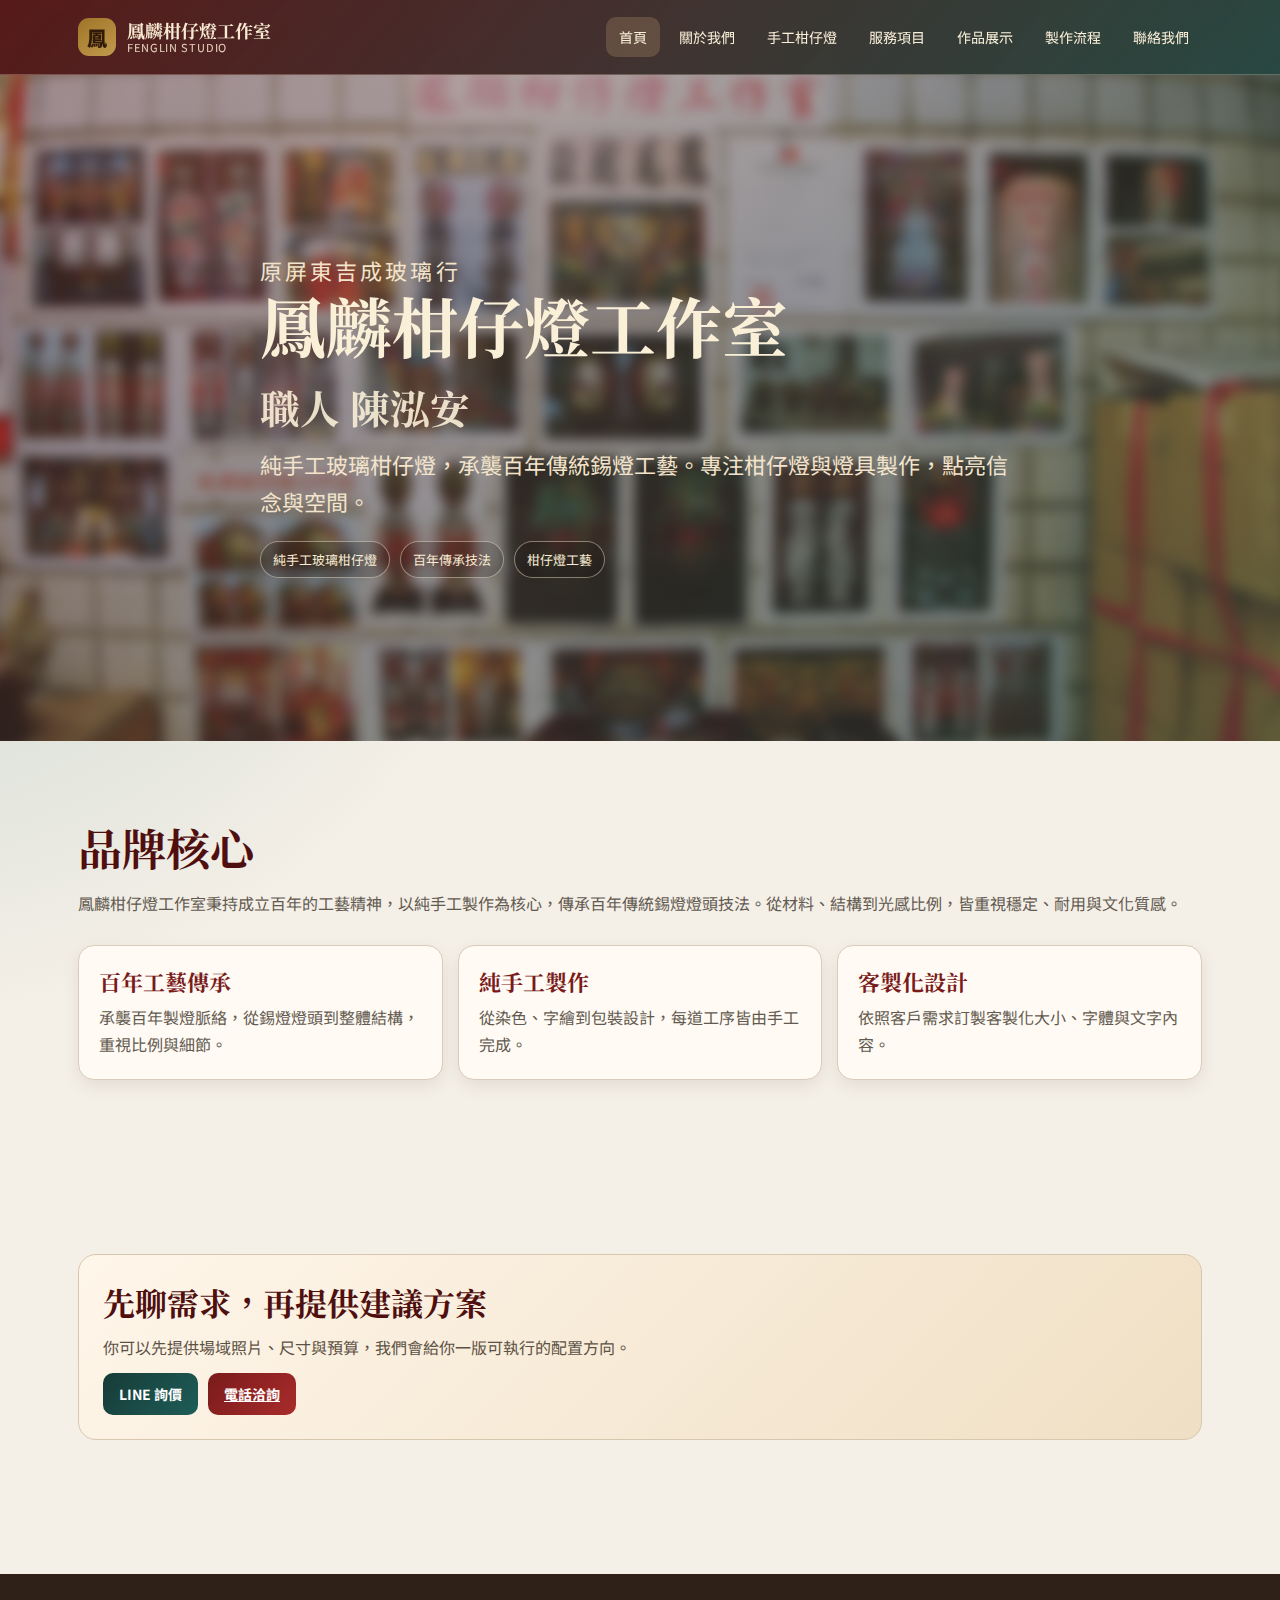
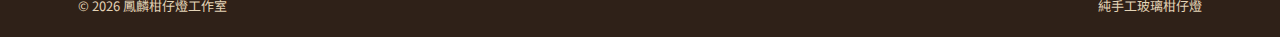
<file: index.html>
<!doctype html>
<html lang="zh-Hant">
<head>
  <meta charset="UTF-8">
  <meta name="viewport" content="width=device-width, initial-scale=1.0">
  <title>鳳麟柑仔燈工作室｜首頁</title>
  <meta name="description" content="鳳麟柑仔燈工作室（鳳毛麟趾燈）提供純手工柑仔燈設計與製作。">
  <meta name="google-site-verification" content="gqlsx9zJxj1AK3vQkLGmvG4NRXgDdfgIQ5-nd6sZc4g" />
  <meta property="og:type" content="website">
  <meta property="og:title" content="鳳麟柑仔燈工作室｜鳳毛麟趾燈">
  <meta property="og:description" content="傳承工藝，點亮信念與空間。">
  <meta property="og:image" content="assets/img/og-cover.svg">
  <link rel="stylesheet" href="assets/css/main.css">
</head>
<body data-page="home" data-page-title="首頁">
  <header class="site-header">
    <div class="container header-inner">
      <a class="brand" href="index.html">
        <span class="brand-mark">鳳</span>
        <span class="brand-name">
          <strong id="brandZh">鳳麟柑仔燈工作室</strong>
          <span id="brandEn">FENGLIN STUDIO</span>
        </span>
      </a>
      <button id="menuToggle" class="menu-toggle" type="button">選單</button>
      <nav id="mainNav" class="nav">
        <ul>
          <li><a data-nav="home" href="index.html">首頁</a></li>
          <li><a data-nav="about" href="about.html">關於我們</a></li>
          <li><a data-nav="handmade-kandeng" href="handmade-kandeng.html">手工柑仔燈</a></li>
          <li><a data-nav="services" href="services.html">服務項目</a></li>
          <li><a data-nav="portfolio" href="portfolio.html">作品展示</a></li>
          <li><a data-nav="process" href="process.html">製作流程</a></li>
          <li><a data-nav="contact" href="contact.html">聯絡我們</a></li>
        </ul>
      </nav>
    </div>
  </header>

  <main>
    <section class="hero">
      <div class="container">
        <p class="eyebrow">原屏東吉成玻璃行</p>
        <h1><span data-bind="brandZh">鳳麟柑仔燈工作室</span><br><span style="font-size: 0.6em; opacity: 0.9;">職人 陳泓安</span></h1>
        <p id="subtitle">純手工玻璃柑仔燈，承襲百年傳統錫燈工藝。<br>專注柑仔燈與燈具製作，點亮信念與空間。</p>
        <div class="hero-chips">
          <span class="chip">純手工玻璃柑仔燈</span>
          <span class="chip">百年傳承技法</span>
          <span class="chip">柑仔燈工藝</span>
        </div>
      </div>
    </section>

    <section class="section">
      <div class="container">
        <h2>品牌核心</h2>
        <p id="aboutShort" class="lead"></p>
        <div class="cards">
          <article class="card">
            <h3>百年工藝傳承</h3>
            <p>承襲百年製燈脈絡，從錫燈燈頭到整體結構，重視比例與細節。</p>
          </article>
          <article class="card">
            <h3>純手工製作</h3>
            <p>從染色、字繪到包裝設計，每道工序皆由手工完成。</p>
          </article>
          <article class="card">
            <h3>客製化設計</h3>
            <p>依照客戶需求訂製客製化大小、字體與文字內容。</p>
          </article>
        </div>
      </div>
    </section>

    <section class="section">
      <div class="container">
        <div class="cta-band">
          <h3>先聊需求，再提供建議方案</h3>
          <p>你可以先提供場域照片、尺寸與預算，我們會給你一版可執行的配置方向。</p>
          <div class="cta-actions">
            <a id="ctaLine" class="btn btn-secondary" href="#" target="_blank" rel="noopener">LINE 詢價</a>
            <a id="ctaPhone" class="btn btn-primary" href="#">電話洽詢</a>
          </div>
        </div>
      </div>
    </section>
  </main>

  <footer class="site-footer">
    <div class="container footer-inner">
      <span>© <span id="footerYear"></span> <span id="footerBrand"></span></span>
      <span id="footerTagline"></span>
    </div>
  </footer>

  <script src="content/site-config.js"></script>
  <script src="assets/js/site.js"></script>
</body>
</html>
</file>
<file: assets/css/main.css>
@import url('https://fonts.googleapis.com/css2?family=Noto+Serif+TC:wght@500;700;900&family=Noto+Sans+TC:wght@400;500;700&display=swap');

:root{
  --bg:#f4efe7;
  --paper:#fffaf3;
  --ink:#1f1b17;
  --muted:#62594f;
  --red-900:#4f0f0f;
  --red-700:#7a1b1b;
  --red-500:#a92b2b;
  --gold-700:#9f7428;
  --gold-500:#c29a4d;
  --green-800:#173b37;
  --line:#d9ccba;
  --shadow:0 14px 32px rgba(32,20,8,.12);
}
*{box-sizing:border-box}
html,body{margin:0;padding:0}
body{
  color:var(--ink);
  font-family:"Noto Sans TC","Microsoft JhengHei",sans-serif;
  background:
    radial-gradient(circle at 110% -20%, #e5c98f 0%, transparent 38%),
    radial-gradient(circle at -10% 20%, #c0d3ca 0%, transparent 36%),
    var(--bg);
}
.container{max-width:1160px;margin:0 auto;padding:0 18px}
a{color:inherit}
.site-header{
  position:sticky;top:0;z-index:20;
  border-bottom:1px solid rgba(255,244,224,.25);
  background:linear-gradient(130deg, rgba(79,15,15,.95), rgba(23,59,55,.92));
  color:#f8ebd2;
  backdrop-filter:blur(6px);
}
.header-inner{display:flex;align-items:center;justify-content:space-between;min-height:74px;gap:12px}
.brand{display:flex;gap:11px;align-items:center;text-decoration:none}
.brand-mark{
  width:38px;height:38px;border-radius:11px;
  display:grid;place-items:center;
  background:linear-gradient(145deg,var(--gold-700),var(--gold-500));
  color:#311a08;font-weight:900;font-size:20px;
}
.brand-name{display:flex;flex-direction:column;line-height:1.1}
.brand-name strong{font-size:18px;font-family:"Noto Serif TC",serif}
.brand-name span{font-size:11px;letter-spacing:.08em;opacity:.88}
.nav ul{display:flex;list-style:none;padding:0;margin:0;gap:6px}
.nav a{
  text-decoration:none;
  display:block;
  padding:10px 13px;
  border-radius:10px;
  font-size:14px;
  color:#faefd8;
}
.nav a.active,.nav a:hover{background:rgba(242,204,136,.19)}
.menu-toggle{
  display:none;background:transparent;border:1px solid rgba(255,255,255,.4);color:#f8ebd2;
  border-radius:8px;padding:7px 10px
}
.hero{
  min-height:74vh;display:grid;align-items:center;
  position:relative;overflow:hidden;
  background:linear-gradient(130deg, rgba(79,15,15,.83), rgba(23,59,55,.84)),
    radial-gradient(circle at 24% 24%, rgba(255,226,160,.24), transparent 42%);
  color:#faefd7;
}
.hero::before{
  content:"";
  position:absolute;inset:0;
  background:url("../img/homepage.jpg") center/cover no-repeat;
  filter:blur(6px);
  opacity:.5;
  transform:scale(1.04);
}
.hero .container{padding-top:56px;padding-bottom:56px}
.hero .container{position:relative;z-index:1}
.eyebrow{
  font-size:12px;letter-spacing:.14em;text-transform:uppercase;
  color:#f6d79e;margin-bottom:12px
}
h1,h2,h3{margin:0}
.hero h1{
  font-family:"Noto Serif TC",serif;
  font-size:clamp(34px,6vw,66px);
  line-height:1.08;
}
.hero p{
  margin:14px 0 0;
  font-size:clamp(16px,2.2vw,22px);
  max-width:760px;line-height:1.7;color:#f3e4cb;
}
.hero-chips{margin-top:21px;display:flex;flex-wrap:wrap;gap:10px}
.chip{
  border:1px solid rgba(250,237,212,.45);
  border-radius:999px;padding:8px 12px;font-size:13px;color:#f8ecd4;background:rgba(0,0,0,.17)
}
.section{padding:74px 0}
.section h2{
  font-family:"Noto Serif TC",serif;
  font-size:clamp(28px,4.2vw,44px);
  color:var(--red-900);
}
.section .lead{
  margin-top:10px;max-width:100%;color:var(--muted);line-height:1.85
}
.about-intro{
  display:grid;grid-template-columns:1.2fr .8fr;gap:20px;align-items:center
}
.about-tags{display:flex;flex-wrap:wrap;gap:10px;justify-content:flex-end}
.tag{
  border:1px solid var(--line);background:#fff2dd;color:#5a4633;
  padding:8px 12px;border-radius:999px;font-size:13px;letter-spacing:.08em
}
.cards{display:grid;grid-template-columns:repeat(3,1fr);gap:15px;margin-top:26px}
.card{
  background:var(--paper);border:1px solid var(--line);border-radius:16px;padding:20px;
  box-shadow:0 6px 18px rgba(32,18,6,.08);
}
.card h3{font-family:"Noto Serif TC",serif;color:var(--red-700);font-size:22px}
.card p{margin:7px 0 0;color:var(--muted);line-height:1.72}
.process{margin-top:24px;display:grid;gap:10px}
.step{
  background:linear-gradient(130deg,#fffaf0,#f2e6d2);
  border:1px solid #dcc9ab;border-radius:14px;padding:14px 16px;
  display:flex;gap:12px;align-items:flex-start
}
.step .num{
  width:28px;height:28px;flex:0 0 28px;border-radius:999px;background:var(--red-700);color:#fff;
  display:grid;place-items:center;font-size:13px;font-weight:700
}
.services-grid{display:grid;grid-template-columns:1fr;gap:16px;margin-top:22px}
.service{
  border:1px solid var(--line);border-radius:16px;background:var(--paper);padding:18px;
  display:grid;grid-template-columns:1fr 320px;gap:16px;align-items:center
}
.service-text{min-width:0}
.service-media{
  width:100%;height:210px;object-fit:cover;border-radius:12px;
  border:1px solid #e1d2bb;background:#2a1f19
}
.service-media-btn{all:unset;display:block;cursor:pointer}
.service-media-btn:focus-visible{outline:2px solid var(--gold-500);outline-offset:3px;border-radius:12px}
.service-carousel{
  position:relative;overflow:hidden;
}
.service-carousel .craft-carousel{
  width:100%;height:100%;
}
.service-carousel .craft-carousel-track{
  display:flex;gap:0;overflow-x:auto;scroll-snap-type:x mandatory;
  width:100%;height:100%;
}
.service-carousel .craft-carousel-track img{
  flex:0 0 100%;width:100%;height:100%;object-fit:cover;scroll-snap-align:start;
}
.service-carousel .craft-carousel-btn{
  position:absolute;top:50%;transform:translateY(-50%);
  width:30px;height:30px;border-radius:999px;border:none;
  background:rgba(20,16,13,.55);color:#f3e3c9;font-size:18px;
  display:grid;place-items:center;cursor:pointer;backdrop-filter:blur(6px)
}
.service-carousel .craft-carousel-btn.prev{left:8px}
.service-carousel .craft-carousel-btn.next{right:8px}
.service h3{font-family:"Noto Serif TC",serif;font-size:24px;color:var(--green-800)}
.service ul{margin:10px 0 0;padding-left:18px;color:#4f473f;line-height:1.8}
.spec-table{margin-top:10px;display:grid;gap:6px}
.spec-row{
  display:grid;grid-template-columns:1.2fr .8fr .8fr .8fr;gap:8px;
  padding:8px 10px;border-radius:10px;background:#fff6ea;border:1px solid #e6d5be;
  color:#4f473f;font-size:13px
}
.spec-row.spec-head{
  background:#f0e2cc;border-color:#dcc4a5;font-weight:700;color:#4a3a2a
}
.portfolio-toolbar{margin-top:18px;display:flex;flex-wrap:wrap;gap:8px}
.filter-btn{
  border:1px solid #ccb99f;background:#fff4e3;color:#523f2c;border-radius:999px;
  padding:7px 12px;cursor:pointer
}
.filter-btn.active{background:var(--red-700);border-color:var(--red-700);color:#fff}
.works{margin-top:18px;display:grid;grid-template-columns:repeat(3,1fr);gap:14px}
.work{
  border:1px solid var(--line);border-radius:16px;background:var(--paper);overflow:hidden;box-shadow:0 8px 20px rgba(28,14,5,.09)
}
.work img{display:block;width:100%;height:190px;object-fit:cover;background:#2a1f19}
.work button{all:unset;display:block;cursor:pointer}
.work button:focus-visible{outline:2px solid var(--gold-500);outline-offset:3px;border-radius:12px}
.work-body{padding:14px}
.work h3{font-family:"Noto Serif TC",serif;font-size:21px;color:var(--red-700)}
.work p{margin:7px 0 0;color:var(--muted);line-height:1.65}
.work .meta{font-size:12px;color:#826f59;margin-top:8px}
.contact-wrap{display:grid;grid-template-columns:1fr 1.1fr;gap:18px;margin-top:22px}
.info-card,.form-card{
  border:1px solid var(--line);border-radius:16px;background:var(--paper);padding:20px;box-shadow:var(--shadow)
}
.contact-wrap.single-card{grid-template-columns:1fr}
.contact-card{
  display:grid;grid-template-columns:1.1fr .9fr;gap:18px;align-items:center
}
.contact-card-media img{
  width:100%;border-radius:8px;border:1px solid #dcc9ab;box-shadow:0 4px 10px rgba(0,0,0,0.1)
}
.contact-card-cta{display:flex;justify-content:center}
.info-item{padding:10px 0;border-bottom:1px dashed #d7c5ac}
.info-item:last-child{border-bottom:none}
.info-item strong{display:block;color:#503b2a}
.info-item span,.info-item a{display:block;margin-top:3px;color:#6a5f52;text-decoration:none}
.form-grid{display:grid;grid-template-columns:repeat(2,1fr);gap:12px}
.field{display:flex;flex-direction:column;gap:6px}
.field.full{grid-column:1 / -1}
label{font-size:13px;color:#4d4338}
input,select,textarea{
  font:inherit;border:1px solid #d6c5ad;background:#fff;border-radius:10px;padding:10px 11px;color:#2f2821
}
textarea{resize:vertical;min-height:120px}
.btn{
  display:inline-flex;align-items:center;justify-content:center;
  border:none;border-radius:10px;cursor:pointer;padding:11px 16px;
  font-size:14px;font-weight:700
}
.btn-primary{background:linear-gradient(130deg,var(--red-700),var(--red-500));color:#fff}
.btn-secondary{background:linear-gradient(130deg,var(--green-800),#1e5d58);color:#fff;text-decoration:none}
.btn:disabled{opacity:.65;cursor:not-allowed}
.status{margin-top:12px;font-size:13px;min-height:18px}
.status.ok{color:#1d6a2a}
.status.err{color:#a01d1d}
.line-cta{text-align:center}
.line-cta h3{margin:0;font-family:"Noto Serif TC",serif;color:var(--red-900);font-size:26px}
.line-cta p{margin:10px 0 0;color:#5c5145}
.line-cta .btn{margin-top:14px}
.cta-band{
  margin-top:26px;border-radius:18px;padding:24px;border:1px solid #d7c7af;
  background:linear-gradient(135deg,#fff6ea,#efdfc4)
}
.cta-band h3{font-family:"Noto Serif TC",serif;color:var(--red-900);font-size:32px}
.cta-band p{margin:10px 0 0;color:#5c5145}
.cta-actions{margin-top:14px;display:flex;flex-wrap:wrap;gap:10px}
.media-section{margin-top:34px}
.proofs-grid{grid-template-columns:1fr}
.proofs-grid .work img{
  height:auto;max-height:520px;object-fit:contain;background:transparent
}
.craft-section{
  background:linear-gradient(140deg,#fff7eb,#efe2cd);
  border-top:1px solid #e0d0b8;border-bottom:1px solid #e0d0b8
}
.craft-header{display:flex;flex-direction:column;gap:8px}
.craft-timeline{
  list-style:none;margin:28px 0 0;padding:0;display:grid;gap:22px;
  position:relative
}
.craft-timeline::before{
  content:"";position:absolute;left:50%;top:0;bottom:0;width:2px;
  background:rgba(122,27,27,.25);transform:translateX(-50%)
}
.craft-item{
  display:grid;grid-template-columns:1fr 1fr;gap:18px;align-items:stretch
}
.craft-item.reverse{direction:rtl}
.craft-item.reverse > *{direction:ltr}
.craft-media{
  min-height:220px;border-radius:16px;border:1px solid #dcc9ab;
  background:#fffaf3;box-shadow:0 8px 18px rgba(28,14,5,.08);
  display:grid;place-items:center;color:#8a7762;font-weight:700;letter-spacing:.08em
}
.craft-media.placeholder{
  background:
    linear-gradient(120deg, rgba(255,255,255,.2), rgba(255,255,255,0)),
    repeating-linear-gradient(135deg,#f6efe2,#f6efe2 12px,#efe2cd 12px,#efe2cd 24px)
}
.craft-content{
  background:#fffaf3;border:1px solid #dcc9ab;border-radius:16px;padding:18px;
  box-shadow:0 8px 18px rgba(28,14,5,.08);
  min-height:260px;display:flex;flex-direction:column;justify-content:center
}
.craft-step{
  display:inline-flex;align-items:center;justify-content:center;
  width:46px;height:46px;border-radius:12px;
  background:linear-gradient(140deg,var(--red-700),var(--red-500));
  color:#fff;font-weight:700;letter-spacing:.06em
}
.craft-content h3{
  margin:10px 0 0;font-family:"Noto Serif TC",serif;font-size:20px;color:var(--red-900)
}
.craft-content p{margin:6px 0 0;color:#5a4b3b;line-height:1.7}

body[data-page="process"]{
  background:
    radial-gradient(circle at 80% -10%, rgba(130,84,24,.22), transparent 45%),
    radial-gradient(circle at -10% 30%, rgba(90,24,24,.28), transparent 40%),
    #14110f;
  color:#efe5d2;
}
body[data-page="process"] .site-header{
  background:linear-gradient(130deg, rgba(20,17,15,.96), rgba(52,36,24,.94));
  border-bottom:1px solid rgba(255,224,173,.18);
}
body[data-page="process"] .nav a{color:#f7e7cf}
body[data-page="process"] .nav a.active,
body[data-page="process"] .nav a:hover{background:rgba(201,163,92,.18)}
body[data-page="process"] .section h2{color:#f3e3c9}
body[data-page="process"] .section .lead{color:#d9c8ad}
body[data-page="process"] .craft-section{
  background:linear-gradient(160deg, rgba(20,17,15,.98), rgba(32,24,18,.98));
  border-top:1px solid rgba(201,163,92,.25);
  border-bottom:1px solid rgba(201,163,92,.25);
}
body[data-page="process"] .craft-timeline::before{
  background:linear-gradient(180deg, rgba(201,163,92,.05), rgba(201,163,92,.5), rgba(201,163,92,.05));
}
body[data-page="process"] .craft-media{
  background:transparent;border:none;color:#c9a35c;
  box-shadow:none;position:relative;overflow:hidden;
  min-height:260px;border-radius:26px;
}
body[data-page="process"] .craft-media.placeholder{
  background:
    linear-gradient(120deg, rgba(255,255,255,.08), rgba(255,255,255,0)),
    repeating-linear-gradient(135deg,#1d1713,#1d1713 12px,#241c16 12px,#241c16 24px);
  border:1px dashed rgba(201,163,92,.25);
}
body[data-page="process"] .craft-media img{
  width:100%;height:100%;object-fit:cover;display:block;
  filter:saturate(1.05) contrast(1.05);
  -webkit-mask-image: radial-gradient(circle at center, #000 68%, transparent 100%);
  mask-image: radial-gradient(circle at center, #000 68%, transparent 100%);
}
body[data-page="process"] .craft-media::after{
  content:"";position:absolute;inset:0;
  background:radial-gradient(circle at center, rgba(0,0,0,0) 60%, rgba(0,0,0,.55) 100%);
  pointer-events:none;
}
body[data-page="process"] .craft-content{
  background:linear-gradient(180deg, rgba(30,23,18,.95), rgba(20,16,13,.95));
  border:1px solid rgba(201,163,92,.28);
  box-shadow:0 12px 28px rgba(0,0,0,.45);
}
body[data-page="process"] .craft-step{
  background:linear-gradient(140deg,#d2b06b,#8e6a2f);
  color:#2a1a08;
  box-shadow:inset 0 0 0 1px rgba(255,255,255,.25);
}
body[data-page="process"] .craft-content h3{
  color:#f2e0c4;letter-spacing:.06em
}
body[data-page="process"] .craft-content p{
  color:#cdbca2;letter-spacing:.02em
}
body[data-page="process"] .craft-header{
  text-align:center;gap:10px
}
body[data-page="process"] .craft-header .lead{
  max-width:780px;margin:0 auto
}
body[data-page="process"] .craft-carousel{
  position:relative;width:100%;height:100%;
}
body[data-page="process"] .craft-carousel-track{
  display:flex;gap:0;overflow-x:auto;scroll-snap-type:x mandatory;
  width:100%;height:100%;
}
body[data-page="process"] .craft-carousel-track img{
  flex:0 0 100%;width:100%;height:100%;object-fit:cover;scroll-snap-align:start;
  filter:saturate(1.08) contrast(1.08);
  -webkit-mask-image: radial-gradient(circle at center, #000 68%, transparent 100%);
  mask-image: radial-gradient(circle at center, #000 68%, transparent 100%);
}
body[data-page="process"] .craft-carousel-track::-webkit-scrollbar{height:8px}
body[data-page="process"] .craft-carousel-track::-webkit-scrollbar-thumb{
  background:rgba(201,163,92,.35);border-radius:999px
}
body[data-page="process"] .craft-carousel-btn{
  position:absolute;top:50%;transform:translateY(-50%);
  width:34px;height:34px;border-radius:999px;border:none;
  background:rgba(20,16,13,.65);color:#f3e3c9;font-size:20px;
  display:grid;place-items:center;cursor:pointer;backdrop-filter:blur(6px)
}
body[data-page="process"] .craft-carousel-btn.prev{left:10px}
body[data-page="process"] .craft-carousel-btn.next{right:10px}
@media (max-width:640px){
  body[data-page="process"] .craft-carousel-btn{display:none}
}
body[data-page="process"] .craft-item{
  opacity:0;transform:translateY(14px);
  animation:craftFadeUp .9s ease forwards;
}
body[data-page="process"] .craft-item:nth-child(1){animation-delay:.05s}
body[data-page="process"] .craft-item:nth-child(2){animation-delay:.15s}
body[data-page="process"] .craft-item:nth-child(3){animation-delay:.25s}
body[data-page="process"] .craft-item:nth-child(4){animation-delay:.35s}
body[data-page="process"] .craft-item:nth-child(5){animation-delay:.45s}
body[data-page="process"] .craft-item:nth-child(6){animation-delay:.55s}
body[data-page="process"] .craft-item:nth-child(7){animation-delay:.65s}
body[data-page="process"] .craft-item:nth-child(8){animation-delay:.75s}

@keyframes craftFadeUp{
  to{opacity:1;transform:translateY(0)}
}
.lightbox{
  position:fixed;inset:0;z-index:60;display:none;
  background:rgba(10,8,6,.76);backdrop-filter:blur(4px);
  align-items:center;justify-content:center;padding:24px
}
.lightbox.open{display:flex}
.lightbox-dialog{
  max-width:min(920px,92vw);max-height:88vh;position:relative
}
.lightbox img{
  width:100%;height:auto;display:block;border-radius:14px;
  box-shadow:0 18px 40px rgba(0,0,0,.35)
}
.lightbox-close{
  position:absolute;top:-12px;right:-12px;
  width:36px;height:36px;border-radius:999px;border:none;
  background:#f7ead3;color:#3c2a1a;font-weight:700;cursor:pointer
}
.site-footer{
  margin-top:60px;background:#2f2118;color:#e3d3b6;padding:22px 0;font-size:13px
}
.footer-inner{display:flex;justify-content:space-between;gap:12px;flex-wrap:wrap}
@media (max-width:1024px){
  .cards{grid-template-columns:repeat(2,1fr)}
  .works{grid-template-columns:repeat(2,1fr)}
  .contact-wrap{grid-template-columns:1fr}
  .service{grid-template-columns:1fr}
  .about-intro{grid-template-columns:1fr}
  .about-tags{justify-content:flex-start}
  .craft-timeline::before{left:12px}
  .craft-item,.craft-item.reverse{grid-template-columns:1fr}
  .craft-item.reverse{direction:ltr}
}
@media (max-width:820px){
  .menu-toggle{display:block}
  .nav{position:absolute;left:0;right:0;top:74px;background:#3f1616;border-bottom:1px solid rgba(255,255,255,.18);display:none}
  .nav.open{display:block}
  .nav ul{padding:10px;flex-direction:column}
  .nav a{border-radius:8px}
  .services-grid{grid-template-columns:1fr}
}
@media (max-width:640px){
  .cards,.works{grid-template-columns:1fr}
  .form-grid{grid-template-columns:1fr}
  .hero{min-height:66vh}
}

.carousel{position:relative;margin-top:18px;height:100vh}
.carousel-track{
  display:flex;gap:0;overflow-x:auto;scroll-snap-type:x mandatory;
  padding:2px 38px 8px
}
.carousel-track .work{
  min-width:100%;flex:0 0 100%;scroll-snap-align:start;
  height:100%;display:flex;align-items:center;justify-content:center
}
.carousel-track .work img{
  width:auto;height:100%;max-width:100%;object-fit:contain
}
.carousel-track::-webkit-scrollbar{height:8px}
.carousel-track::-webkit-scrollbar-thumb{background:#d7c3a8;border-radius:999px}
.carousel-btn{
  position:absolute;top:50%;transform:translateY(-50%);
  width:36px;height:36px;border-radius:999px;border:none;
  background:rgba(47,33,24,.86);color:#f5e6cf;font-size:20px;cursor:pointer;
  display:grid;place-items:center
}
.carousel-btn.prev{left:0}
.carousel-btn.next{right:0}
@media (max-width:640px){
  .carousel-btn{display:none}
  .carousel-track{padding:2px 0 8px}
}
</file>
